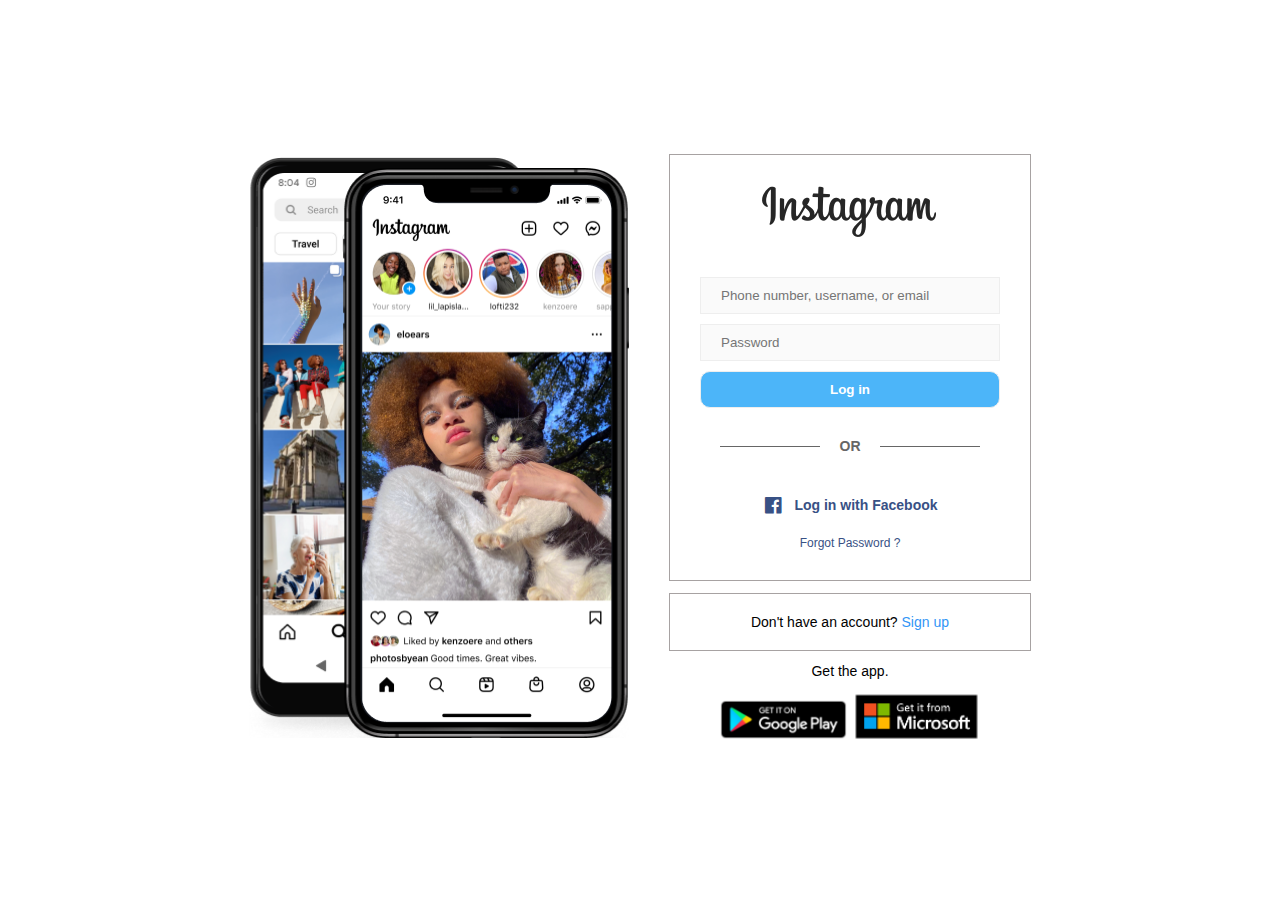
<file: index.html>
<!DOCTYPE html>
<html lang="en">

<head>
    <meta charset="UTF-8">
    <meta http-equiv="X-UA-Compatible" content="IE=edge">
    <meta name="viewport" content="width=device-width, initial-scale=1.0">
    <title>Instagram</title>
    <link rel="stylesheet" href="style.css">
    <link rel="shortcut icon" href="img/favicon.png" type="image/x-icon">

    <!-- boxicons cdn link -->
    <link rel="stylesheet" href="https://cdn.jsdelivr.net/npm/boxicons@latest/css/boxicons.min.css">

</head>

<body>

    <div class="image__login">
        <img src="img/instagramimg.png" alt="">
    </div>
    <div class="right">
    <div class="insta__form">

        <div class="login__form">
            <img src="img/instalogo.png">

            <form class="form">

                <input type="text" placeholder="Phone number, username, or email">
                <input type="text" placeholder="Password">

                <button>
                    Log in
                </button>
                
                <span class="or">OR</span>
                
            </form>
            <h3>
                <i class='bx bxl-facebook-square'></i>
                Log in with Facebook
            </h3>
            <span class="forget">
                Forgot Password ?
            </span>
        </div>
    </div>
    <div class="sign_up">
        <p>Don't have an account? <a href="https://www.instagram.com/accounts/emailsignup/"> Sign up</a></p>
    </div> 
    <div class="app">
        <p>Get the app.</p>
        <img src="img/microsoft.png" alt="">
        <img src="img/microsoft2.png" alt="">
    </div>
  </div>

</body>

</html>
</file>
<file: style.css>
* {
    margin: 0;
    padding: 0;
    box-sizing: border-box;
    font-family: sans-serif;
}

body {
    display: flex;
    justify-content: center;
    height: 100vh;
    align-items: center;
    gap: 40px;
}

.insta__form {
    border: 1px solid rgb(167, 162, 162);
    padding: 30px;
    display: flex;
    flex-direction: column;
    gap: 40px;
}
.sign_up{
    margin-top: 12px;
    border: 1px solid rgb(167, 162, 162);
    padding: 20px;
    display: flex;
    flex-direction: column;
    gap: 40px;
    font-size: 14px;
    text-align: center;
}
.sign_up a{
    text-decoration: none;
    color: #3195F6;
    font-weight: 500;
}
.login__form {
    display: flex;
    flex-direction: column;
    align-items: center;
    gap: 40px;
}
.app{
    margin-top: 12px;
    text-align: center;
}
.app p{
    margin-bottom: 10px;
    font-size: 14px;
}
.app img{
    width: 130px;
}

.form {
    display: flex;
    flex-direction: column;
    gap: 10px;
}

input {
    max-width: 400px;
    width: 300px;
    background-color: #FAFAFA;
    border: 0;
    padding: 10px 20px;
    border: 1px solid #eee;
    outline: none;
    color: #666;
}

button {
    max-width: 400px;
    width: 300px;
    background-color: #4CB5F9;
    border: 0;
    padding: 10px 20px;
    border: 1px solid #eee;
    border-radius: 10px;
    outline: none;
    color: #fff;
    font-weight: 600;
    cursor: pointer;
}

.or {
    font-size: 14px;
    font-weight: 600;
    color: #666;
    text-align: center;
    margin-top: 20px;
    position: relative;
}

.or::before {
    content: '';
    position: absolute;
    background-color: #666;
    height: 1px;
    bottom: 7px;
    left: 20px;
    width: 100px;
}

.or::after {
    content: '';
    position: absolute;
    background-color: #666;
    height: 1px;
    bottom: 7px;
    right: 20px;
    width: 100px;
}

h3 {
    display: flex;
    align-items: center;
    gap: 10px;
    font-size: 14px;
    color: #385185;
    cursor: pointer;
}

h3 i {
    font-size: 22px;
}

.forget{
    margin-top: -20px;
    display: flex;
    align-items: center;
    gap: 10px;
    font-size: 12px;
    color: #385185;
    cursor: pointer;
}




@media (max-width:764px) {
    .image__login{
        display: none;
    }
}
</file>
